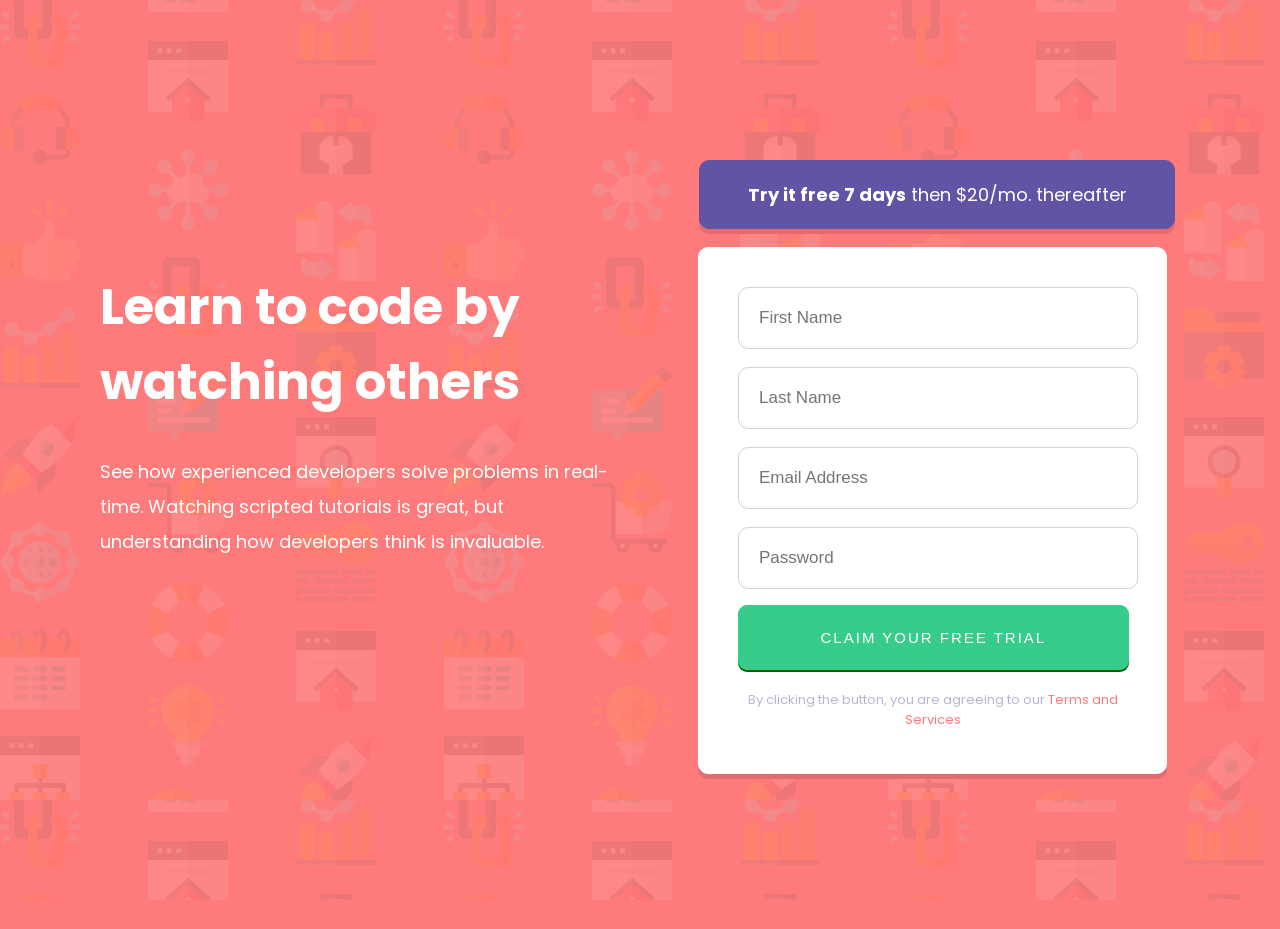
<file: index.html>
<!DOCTYPE html>
<html lang="en">
  <head>
    <meta charset="UTF-8" />
    <meta http-equiv="X-UA-Compatible" content="IE=edge" />
    <meta name="viewport" content="width=device-width, initial-scale=1.0" />
    <title>Responsive Web Design</title>
    <link rel="preconnect" href="https://fonts.googleapis.com" />
    <link rel="preconnect" href="https://fonts.gstatic.com" crossorigin />
    <link
      href="https://fonts.googleapis.com/css2?family=Poppins:wght@400;500;600;700&display=swap"
      rel="stylesheet"
    />
    <link rel="icon" type="image/png" href="favicon-32x32.png" />
    <link
      rel="stylesheet"
      type="text/css"
      media="screen and (max-width:375px)"
      href="mobile.css"
    />
    <link
      rel="stylesheet"
      type="text/css"
      media="screen and (min-width:376px) and (max-width:1440px)"
      href="desktop.css"
    />
  </head>
  <body>
    <header>
      <div  class="container">
        <div>
          <h1>Learn to code by watching others</h1>
          <p class="headertxt">
            See how experienced developers solve problems in real-time. Watching
            scripted tutorials is great, but understanding how developers think
            is invaluable.
          </p>
        </div>
        <div class="topbar">
          <p class="headerbar">
            <b>Try it free 7 days</b> then $20/mo. thereafter
          </p>
          <div class="form">
          <form action="">
              <input
                type="text"
                name="firstname"
                id="firstname"
                placeholder="First Name" required
              /><br />
              <input
                type="text"
                name="lastname"
                id="lastname"
                placeholder="Last Name" required
              /><br />
              <input
                type="email"
                name="email"
                id="email"
                placeholder="Email Address" required
              /><br />
              <input
                type="password"
                name="password"
                id="password"
                placeholder="Password" required
              /><br />
              <button type="submit">CLAIM YOUR FREE TRIAL</button>
              <p class="footer">
                By clicking the button, you are agreeing to our
                <span style="color: hsl(0, 100%, 74%)">Terms and Services</span>
              </p>
          </form>
        </div>
        </div>
      </div>
    </header>
  </body>
</html>
</file>
<file: mobile.css>
html, body{
    height: 100%;
    width: 100%;
    margin: 0;
    padding: 0;
    overflow-x:hidden;  
}

body{
    background-color: hsl(0, 100%, 74%);
    background-image: url("bg-intro-mobile.png");
    font-family: 'Poppins', sans-serif;
    font-size: 16px;
}

h1{
    color: white;
    font-size: 25px;
    text-align: center;
    padding: 45px;
}

.headertxt{
    color: white;
    text-align: center;
    padding: 20px;
    line-height: 23px;
    margin-top: -45px;
}

.headerbar{
    border: 1px solid hsl(248, 32%, 49%);
    background-color: hsl(248, 32%, 49%);
    color: white;
    padding: 10px 30px 10px 30px;
    width: 63%;
    margin: auto;
    text-align: center;
    line-height: 23px;
    border-radius: 10px;
    box-shadow: 0px 5px 0px hsl(358, 69%, 66%);
    font-size: 14px;
    margin-top: 20px;
}

.form{
    margin: 15px 25px;
    border-radius: 10px;
    border: 1px solid white;
    background-color: white;
    width: 82%;
    box-shadow: 0px 5px 0px hsl(358, 69%, 66%);
}

form{
    padding: 9px;
}

input{
    padding: 10px 23px;
    border-radius: 10px;
    border: 1px solid lightgray;
    margin: 5px; 
width: 87%;
}

input:invalid:focus{
    background-image: url("icon-error.svg");
    background-repeat: no-repeat;
    background-position: right;
}

button{
    border: 1px solid hsl(154, 59%, 51%);
    background-color: hsl(154, 59%, 51%);
    color: white;
    padding: 15px 20px 15px 20px;
    width: 95%;
    border-radius: 9px;
    font-size: 12px;
    margin: 6px 4px; 
    letter-spacing: 1px;
    box-shadow: 0px 2px 0px darkgreen;
}

.footer{
    padding: 9px 17px;
    text-align: center;
    color: hsl(246, 25%, 77%);
    font-size: 10px;
}
</file>
<file: desktop.css>
html, body{
    height: 100%;
    width: 100%;
    margin: 0;
    padding: 0;
    overflow-x:hidden;
}

body{
    background-color: hsl(0, 100%, 74%);
    background-image: url("bg-intro-desktop.png");
    font-family: 'Poppins', sans-serif;
    font-size: 16px;
}

h1{
    color: white;
    font-size: 50px;
    padding: 20px 100px;
    margin-top: 250px;
    width: 100%;

}

.headertxt{
    color: white;
    text-align: left;
    padding-left: 100px;
    line-height: 35px;
    font-size: 18px;
    margin-top: -20px;
    width: 100%;

}

.topbar{
    margin: 140px;
    width: 100%;
   
}

.headerbar{
    border: 1px solid hsl(248, 32%, 49%);
    background-color: hsl(248, 32%, 49%);
    color: white;
    padding: 20px;
    width: 93%;
    margin-left: 26px;
    text-align: center;
    border-radius: 10px;
    box-shadow: 0px 5px 0px hsl(358, 69%, 66%);
    font-size: 18px;
    margin-top: 20px;
}


.form{
    margin: 15px 25px;
    border-radius: 10px;
    border: 1px solid white;
    background-color: white;
    width: 100%;

    box-shadow: 0px 5px 0px hsl(358, 69%, 66%);
}

.container{
    display:flex;
    
    
}

form{
    padding: 30px;
    height: 70%;
}

input{
    padding: 20px;
    border-radius: 10px;
    border: 1px solid lightgray;
    margin: 9px;
    width: 88%;
    font-size: 17px;
}


button{
    border: 1px solid hsl(154, 59%, 51%);
    background-color: hsl(154, 59%, 51%);
    color: white;
    padding: 23px;
    width: 96%;
    border-radius: 9px;
    font-size: 15px;
    margin: 7px 9px; 
    letter-spacing: 2px;
    box-shadow: 0px 2px 0px darkgreen;
}

.footer{
    padding: 0;
    text-align: center;
    color: hsl(246, 25%, 77%);
    font-size: 13px;
}
</file>
